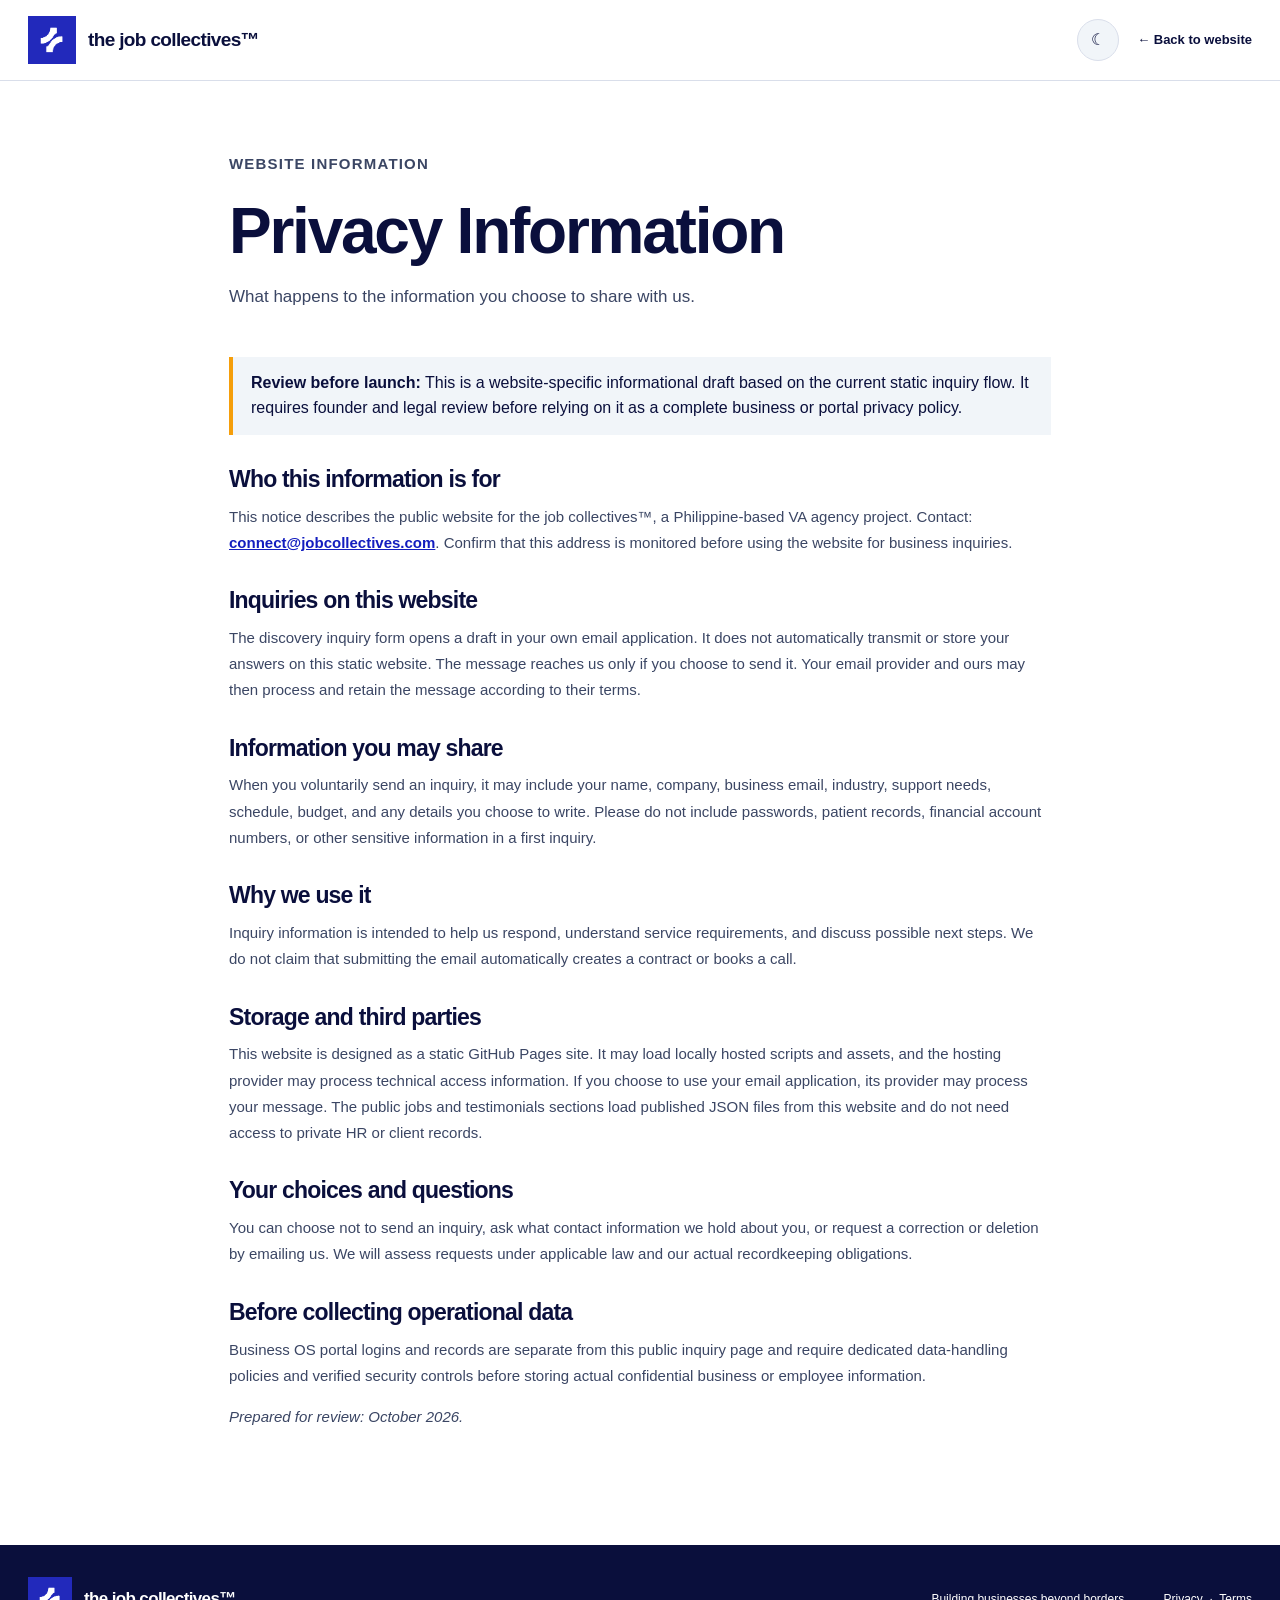
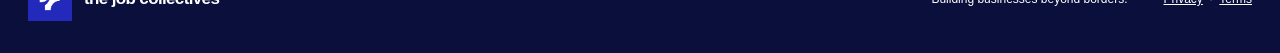
<file: privacy.html>
<!doctype html><html lang="en"><head><meta charset="utf-8"><meta name="viewport" content="width=device-width, initial-scale=1"><meta name="description" content="Privacy Information for the job collectives™"><meta name="theme-color" content="#F1F5F9"><title>Privacy Information — the job collectives™</title><link rel="icon" type="image/png" href="assets/TJC Logo.png"><script>(function(){try{document.documentElement.dataset.theme=localStorage.getItem('tjc-theme')==='dark'?'dark':'light'}catch(e){document.documentElement.dataset.theme='light'}})();</script><link rel="stylesheet" href="css/site.css"><link rel="stylesheet" href="css/tjc-theme-animation-fix.css"><link rel="stylesheet" href="css/v9-trust-conversion.css"><script src="js/v9-legal-theme.js" defer></script></head><body><a class="skip-link" href="#policy">Skip to content</a><header class="site-header"><div class="header-inner"><a class="brand" href="index.html"><img src="assets/TJC Logo.png" width="48" height="48" alt=""><span>the job collectives™</span></a><div></div><div class="nav-actions"><button class="theme-button" type="button" aria-label="Switch theme">☾</button><a class="login-link" href="index.html">← Back to website</a></div></div></header><main id="policy" class="tjc-policy"><p class="section-label">Website information</p><h1>Privacy Information</h1><p class="tjc-policy-lead">What happens to the information you choose to share with us.</p><div class="tjc-review-note"><strong>Review before launch:</strong> This is a website-specific informational draft based on the current static inquiry flow. It requires founder and legal review before relying on it as a complete business or portal privacy policy.</div>
      <h2>Who this information is for</h2><p>This notice describes the public website for the job collectives™, a Philippine-based VA agency project. Contact: <a href="mailto:connect@jobcollectives.com">connect@jobcollectives.com</a>. Confirm that this address is monitored before using the website for business inquiries.</p>
      <h2>Inquiries on this website</h2><p>The discovery inquiry form opens a draft in your own email application. It does not automatically transmit or store your answers on this static website. The message reaches us only if you choose to send it. Your email provider and ours may then process and retain the message according to their terms.</p>
      <h2>Information you may share</h2><p>When you voluntarily send an inquiry, it may include your name, company, business email, industry, support needs, schedule, budget, and any details you choose to write. Please do not include passwords, patient records, financial account numbers, or other sensitive information in a first inquiry.</p>
      <h2>Why we use it</h2><p>Inquiry information is intended to help us respond, understand service requirements, and discuss possible next steps. We do not claim that submitting the email automatically creates a contract or books a call.</p>
      <h2>Storage and third parties</h2><p>This website is designed as a static GitHub Pages site. It may load locally hosted scripts and assets, and the hosting provider may process technical access information. If you choose to use your email application, its provider may process your message. The public jobs and testimonials sections load published JSON files from this website and do not need access to private HR or client records.</p>
      <h2>Your choices and questions</h2><p>You can choose not to send an inquiry, ask what contact information we hold about you, or request a correction or deletion by emailing us. We will assess requests under applicable law and our actual recordkeeping obligations.</p>
      <h2>Before collecting operational data</h2><p>Business OS portal logins and records are separate from this public inquiry page and require dedicated data-handling policies and verified security controls before storing actual confidential business or employee information.</p><p><em>Prepared for review: October 2026.</em></p></main><footer class="site-footer"><div class="footer-inner"><a href="index.html" class="brand"><img src="assets/TJC Logo.png" width="44" height="44" alt=""><span>the job collectives™</span></a><p>Building businesses beyond borders.</p><p><a href="privacy.html">Privacy</a> &nbsp;·&nbsp; <a href="terms.html">Terms</a></p></div></footer></body></html>
</file>
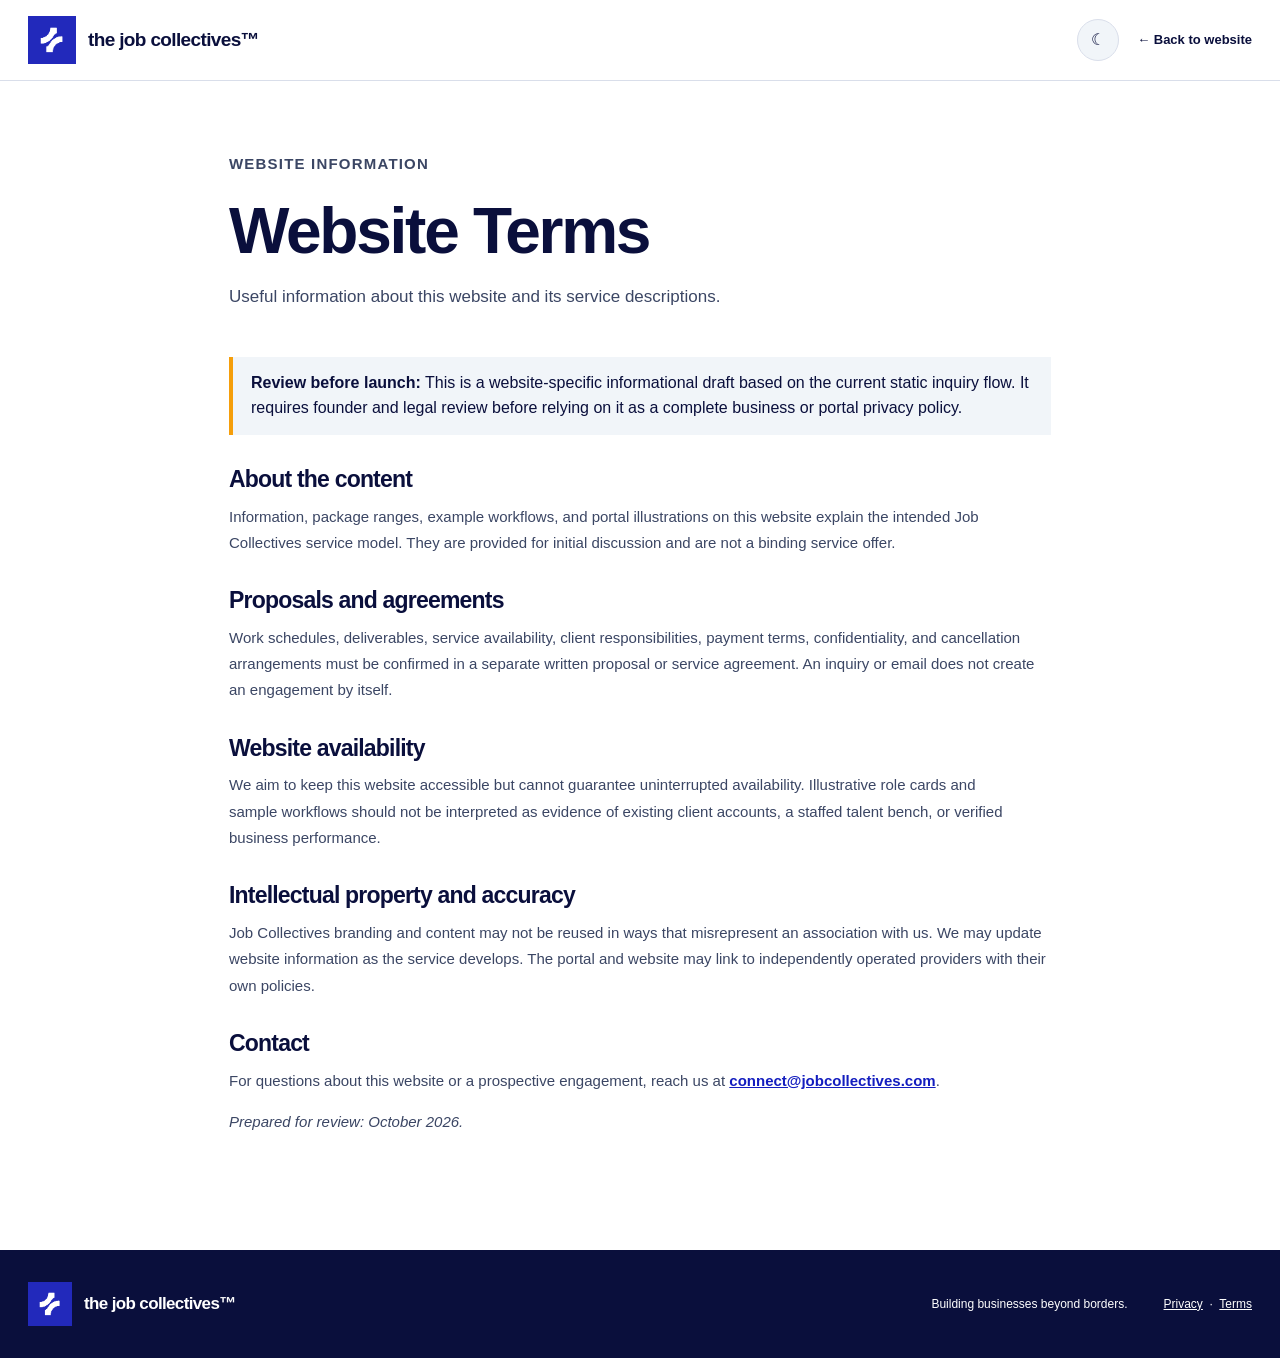
<file: terms.html>
<!doctype html><html lang="en"><head><meta charset="utf-8"><meta name="viewport" content="width=device-width, initial-scale=1"><meta name="description" content="Website Terms for the job collectives™"><meta name="theme-color" content="#F1F5F9"><title>Website Terms — the job collectives™</title><link rel="icon" type="image/png" href="assets/TJC Logo.png"><script>(function(){try{document.documentElement.dataset.theme=localStorage.getItem('tjc-theme')==='dark'?'dark':'light'}catch(e){document.documentElement.dataset.theme='light'}})();</script><link rel="stylesheet" href="css/site.css"><link rel="stylesheet" href="css/tjc-theme-animation-fix.css"><link rel="stylesheet" href="css/v9-trust-conversion.css"><script src="js/v9-legal-theme.js" defer></script></head><body><a class="skip-link" href="#policy">Skip to content</a><header class="site-header"><div class="header-inner"><a class="brand" href="index.html"><img src="assets/TJC Logo.png" width="48" height="48" alt=""><span>the job collectives™</span></a><div></div><div class="nav-actions"><button class="theme-button" type="button" aria-label="Switch theme">☾</button><a class="login-link" href="index.html">← Back to website</a></div></div></header><main id="policy" class="tjc-policy"><p class="section-label">Website information</p><h1>Website Terms</h1><p class="tjc-policy-lead">Useful information about this website and its service descriptions.</p><div class="tjc-review-note"><strong>Review before launch:</strong> This is a website-specific informational draft based on the current static inquiry flow. It requires founder and legal review before relying on it as a complete business or portal privacy policy.</div>
      <h2>About the content</h2><p>Information, package ranges, example workflows, and portal illustrations on this website explain the intended Job Collectives service model. They are provided for initial discussion and are not a binding service offer.</p>
      <h2>Proposals and agreements</h2><p>Work schedules, deliverables, service availability, client responsibilities, payment terms, confidentiality, and cancellation arrangements must be confirmed in a separate written proposal or service agreement. An inquiry or email does not create an engagement by itself.</p>
      <h2>Website availability</h2><p>We aim to keep this website accessible but cannot guarantee uninterrupted availability. Illustrative role cards and sample workflows should not be interpreted as evidence of existing client accounts, a staffed talent bench, or verified business performance.</p>
      <h2>Intellectual property and accuracy</h2><p>Job Collectives branding and content may not be reused in ways that misrepresent an association with us. We may update website information as the service develops. The portal and website may link to independently operated providers with their own policies.</p>
      <h2>Contact</h2><p>For questions about this website or a prospective engagement, reach us at <a href="mailto:connect@jobcollectives.com">connect@jobcollectives.com</a>.</p><p><em>Prepared for review: October 2026.</em></p></main><footer class="site-footer"><div class="footer-inner"><a href="index.html" class="brand"><img src="assets/TJC Logo.png" width="44" height="44" alt=""><span>the job collectives™</span></a><p>Building businesses beyond borders.</p><p><a href="privacy.html">Privacy</a> &nbsp;·&nbsp; <a href="terms.html">Terms</a></p></div></footer></body></html>
</file>
<file: css/site.css>
:root{--ultra:#131DBF;--navy:#0A0F3C;--gold:#F59E0B;--teal:#14D3C4;--peri:#566AE7;--snow:#F1F5F9;--white:#fff;--line:#D9DEEA;--muted:#3B4664;--max:1240px;--ease:cubic-bezier(.23,1,.32,1)}
:root[data-theme=dark]{color-scheme:dark;--snow:#10184A;--white:#0D1448;--line:#33417D;--muted:#B8C4E3}
*{box-sizing:border-box}
html{scroll-behavior:smooth}
body{margin:0;color:var(--navy);background:var(--white);font-family:"Avenir Next","Segoe UI",Arial,sans-serif;font-size:16px;line-height:1.55}
body.menu-open{overflow:hidden}
img{display:block;max-width:100%}
a{color:inherit}
button,input,select,textarea{font:inherit}
h1,h2,h3,p,figure{margin-top:0}
h1,h2,h3{letter-spacing:-.035em;line-height:1.08}
h1,h2,h3{text-wrap:balance}
p{text-wrap:pretty}
.sr-only{position:absolute;width:1px;height:1px;padding:0;margin:-1px;overflow:hidden;clip:rect(0,0,0,0);white-space:nowrap;border:0}
.skip-link{position:fixed;top:8px;left:8px;z-index:100;padding:10px 16px;background:var(--gold);transform:translateY(-150%)}
.skip-link:focus{transform:none}
:focus-visible{outline:3px solid var(--gold);outline-offset:4px}
.section{padding:110px max(28px,calc((100vw - var(--max))/2))}
section[id]{scroll-margin-top:95px}
.section-label{color:var(--ultra);font-size:12px;font-weight:800;letter-spacing:.08em;text-transform:uppercase;margin:0 0 20px}
.section h2{font-size:clamp(38px,4.2vw,62px);margin:0 0 25px}
.section h2 span,.hero h1 span{color:var(--ultra)}
.hero h1 span{box-shadow:inset 0 -.13em #F9D682;box-decoration-break:clone;-webkit-box-decoration-break:clone}
.section p{line-height:1.65}
.button{display:inline-flex;justify-content:center;align-items:center;gap:22px;min-height:52px;padding:11px 22px;border:2px solid transparent;border-radius:6px;text-decoration:none;font-size:14px;font-weight:800;line-height:1.25;transition:transform 160ms var(--ease),background-color 180ms ease,color 180ms ease;cursor:pointer;text-align:center}
.button span{font-size:19px;line-height:1}
.button span{transition:transform 180ms var(--ease)}
.button:active{transform:scale(.97)}
.button-primary{background:var(--ultra);color:var(--white)}
.button-primary:hover{background:var(--navy)}
.button-secondary{background:var(--white);border-color:var(--ultra);color:var(--ultra)}
.button-secondary:hover{background:var(--snow)}
.text-link,.inline-cta{display:inline-flex;align-items:center;gap:14px;font-weight:800;text-decoration:none;border-bottom:2px solid var(--ultra);padding-bottom:4px}
.text-link span,.inline-cta span{font-size:20px;line-height:1}
.text-link:hover,.inline-cta:hover{color:var(--ultra)}
.site-header{position:sticky;top:0;z-index:40;background:rgba(255,255,255,.98);border-bottom:1px solid var(--line);backdrop-filter:blur(8px)}
.header-inner{max-width:1330px;margin:auto;min-height:80px;padding:10px 28px;display:grid;grid-template-columns:auto 1fr auto;align-items:center;gap:24px}
.brand{display:inline-flex;align-items:center;gap:12px;text-decoration:none;white-space:nowrap;font-weight:850;letter-spacing:-.04em}
.brand img{width:48px;height:48px;object-fit:contain;flex:0 0 auto}
.brand span{font-size:19px}
.site-nav{display:flex;justify-content:center;align-items:center;gap:27px}
.site-nav a{font-size:13px;font-weight:750;text-decoration:none;white-space:nowrap}
.site-nav a:hover{color:var(--ultra)}
.nav-actions{display:flex;align-items:center;gap:18px}
.theme-button{display:grid;place-items:center;width:42px;height:42px;flex:0 0 auto;border:1px solid var(--line);border-radius:50%;background:var(--snow);color:var(--navy);cursor:pointer;transition:transform 160ms var(--ease),background-color 180ms ease,color 180ms ease,border-color 180ms ease}
.theme-button span{display:grid;place-items:center}
.theme-button svg{width:21px;height:21px;fill:none;stroke:currentColor;stroke-width:1.9;stroke-linecap:round;stroke-linejoin:round}
.theme-button:active{transform:scale(.91)}
.login-link{font-size:13px;font-weight:800;text-decoration:none;white-space:nowrap}
.login-link:hover{color:var(--ultra)}
.header-cta{min-height:44px;padding:8px 15px;gap:8px;font-size:12px}
.header-cta span{font-size:16px}
.menu-button{display:none}
.hero{position:relative;overflow:hidden;background:var(--snow)}
.hero::after{content:"";position:absolute;width:490px;height:490px;right:-300px;top:-280px;border:1px solid #566AE766;border-radius:50%;pointer-events:none;animation:orbit 18s ease-in-out infinite}
.hero-inner{position:relative;z-index:1;max-width:1300px;margin:auto;padding:45px 28px 45px;display:grid;grid-template-columns:1.08fr .92fr;align-items:center;gap:66px}
.hero-copy{max-width:610px}
.hero-kicker{font-size:13px;font-weight:800;color:var(--ultra);letter-spacing:.035em;margin-bottom:25px}
.hero h1{font-size:clamp(55px,5vw,78px);letter-spacing:-.04em;line-height:1.04;margin:0 0 30px}
.hero-lead{font-size:20px;font-weight:700;line-height:1.45;max-width:560px;margin-bottom:16px}
.hero-detail{font-size:16px;color:var(--muted);line-height:1.65;max-width:555px;margin-bottom:28px}
.hero-actions{display:flex;align-items:center;gap:27px;flex-wrap:wrap}
.cta-context{font-size:12px;color:var(--muted);margin:12px 0 0}
.hero-photo{position:relative;margin:0;height:560px;min-height:0}
.hero-photo img{width:100%;height:100%;object-fit:cover;object-position:center;border-radius:4px}
.hero-photo figcaption{position:absolute;right:0;bottom:0;left:0;color:white;background:linear-gradient(transparent,#0A0F3CCC);font-size:12px;padding:38px 18px 14px}
.photo-corner{position:absolute;width:115px;height:115px;right:-17px;top:-17px;border-top:12px solid var(--gold);border-right:12px solid var(--gold);pointer-events:none}
.photo-corner{transition:transform 350ms var(--ease)}
.hero-bottom{max-width:1240px;padding:0 28px 30px;margin:auto;display:flex;align-items:center;gap:28px;color:var(--navy)}
.hero-bottom p{font-size:12px;font-weight:800;letter-spacing:.06em;text-transform:uppercase;margin:0;white-space:nowrap}
.orbit-line{height:1px;flex:1;background:var(--line)}
.intro{display:grid;grid-template-columns:.9fr 1.1fr;gap:35px 90px}
.intro-head p:last-child{max-width:450px;font-size:17px;color:var(--muted)}
.service-list{border-top:1px solid var(--navy)}
.service-item{display:grid;grid-template-columns:48px 1fr;gap:15px;padding:24px 0;border-bottom:1px solid var(--line)}
.service-number{font-size:12px;font-weight:850;color:var(--ultra);padding-top:7px}
.service-item h3{font-size:20px;margin:0 0 5px}
.service-item p{font-size:14px;color:var(--muted);margin:0;max-width:430px}
.service-item{transition:background-color 220ms ease,padding-left 220ms var(--ease)}
.fit-note{grid-column:1/-1;border-top:1px solid var(--line);padding-top:20px;font-size:13px;color:var(--muted);margin:18px 0 0}
.process{background:var(--ultra);color:var(--white)}
.process-heading{display:grid;grid-template-columns:1.15fr .85fr;gap:0 50px;align-items:end}
.process-heading .section-label{grid-column:1/-1;color:#F7C46B}
.process-heading h2{margin-bottom:0}
.process-heading>p:last-child{font-size:17px;color:#E8EBFF;max-width:340px;margin:0 0 7px}
.phase-list{list-style:none;margin:56px 0 36px;padding:0;display:grid;grid-template-columns:repeat(3,1fr);border-top:1px solid #FFFFFF66;border-bottom:1px solid #FFFFFF66}
.phase{display:grid;grid-template-columns:48px 1fr;gap:10px;min-height:225px;padding:26px 24px 25px 0}
.phase{transition:background-color 200ms ease}
.phase+.phase{border-left:1px solid #FFFFFF66;padding-left:25px}
.phase-number{color:#F7C46B;font-size:13px;font-weight:850}
.phase h3{font-size:25px;margin:0 0 14px}
.phase p{font-size:14px;color:#E8EBFF;margin:0 0 22px;line-height:1.6}
.phase small{color:#F7C46B;font-weight:800}
.inline-cta{color:var(--white);border-color:#F7C46B}
.inline-cta:hover{color:#F7C46B}
.visibility{display:grid;grid-template-columns:.8fr 1.2fr;align-items:center;gap:80px;background:#FAFBFE}
.visibility-copy p:not(.section-label){font-size:17px;color:var(--muted);max-width:420px}
.visibility-copy .demo-disclosure{font-size:12px!important;max-width:410px;margin-top:28px}
.visibility-copy .sample-prompt{display:inline-block;color:var(--navy)!important;font-size:14px!important;font-weight:800;margin:10px 0 0;padding:8px 13px;background:#FBE3AA;transform:rotate(-2deg)}
.workspace-sample{background:var(--white);border:1px solid var(--line);border-radius:9px;overflow:hidden}
.sample-header{display:flex;align-items:center;gap:12px;padding:17px 20px;border-bottom:1px solid var(--line)}
.sample-header img{width:28px;height:28px}
.sample-header strong{font-size:14px}
.sample-header span{margin-left:auto;font-size:11px;color:var(--muted)}
.sample-tabs{display:flex;gap:8px;padding:18px 20px 0;flex-wrap:wrap}
.sample-tab{border:1px solid #B7C0D5;border-radius:999px;background:var(--white);color:var(--navy);padding:7px 15px;font-size:12px;font-weight:800;cursor:pointer;transition:transform 170ms var(--ease),background-color 170ms ease,border-color 170ms ease}
.sample-tab.is-active{background:var(--gold);border-color:var(--gold)}
.sample-tab:active{transform:scale(.94)}
.sample-body{padding:28px}
.sample-body small{color:var(--ultra);font-size:11px;font-weight:850;letter-spacing:.08em}
.sample-body h3{font-size:24px;margin:7px 0}
.sample-body p{font-size:13px;color:var(--muted);margin-bottom:27px}
.sample-body ul{list-style:none;margin:0;padding:0;border-top:1px solid var(--line)}
.sample-body li{display:grid;grid-template-columns:10px 1fr auto;align-items:center;gap:13px;padding:15px 0;border-bottom:1px solid var(--line);font-size:13px;font-weight:700}
.sample-body li span:last-child{font-size:11px;color:var(--muted);font-weight:600}
.status-dot{width:8px;height:8px;background:var(--teal);border-radius:50%}
.talent{display:grid;grid-template-columns:1fr 1fr;align-items:center;gap:90px}
.talent-photo{margin:0}
.talent-photo img{width:100%;aspect-ratio:4/3;object-fit:cover;border-radius:4px}
.talent-photo figcaption{font-size:11px;color:var(--muted);margin-top:10px}
.talent-copy p:not(.section-label){font-size:17px;color:var(--muted);max-width:550px}
.talent-copy .text-link{margin-top:15px}
.pricing{background:var(--snow)}
.pricing-heading{display:flex;justify-content:space-between;align-items:end;gap:50px}
.pricing-heading h2{margin:0}
.pricing-heading>p{font-size:16px;color:var(--muted);max-width:390px;margin:0 0 5px}
.pricing-grid{display:grid;grid-template-columns:repeat(3,minmax(0,1fr));gap:18px;margin-top:45px}
.price-card{display:flex;flex-direction:column;border:1px solid #B7C0D5;border-radius:8px;background:var(--white);padding:28px}
.price-card.featured{border:2px solid var(--ultra);padding:27px}
.plan-type{font-size:12px;color:var(--muted);margin:0 0 9px}
.price-card h3{font-size:26px;margin:0 0 18px}
.price{font-size:27px;font-weight:850;letter-spacing:-.04em;line-height:1.2;margin:0}
.price span{font-size:13px;font-weight:500;letter-spacing:0}
.plan-capacity{font-size:13px;margin:8px 0 24px}
.price-card ul{list-style:none;border-top:1px solid var(--line);padding:20px 0 0;margin:0 0 30px;flex:1}
.price-card li{font-size:13px;padding:5px 0}
.price-card li::before{content:"";display:inline-block;width:6px;height:6px;background:var(--ultra);border-radius:50%;vertical-align:2px;margin-right:11px}
.price-card .button{width:100%;font-size:12px;gap:8px}
.pricing-note{font-size:12px;color:var(--muted);margin:20px 0 0}
.inquiry{display:grid;grid-template-columns:.78fr 1.22fr;align-items:start;gap:75px}
.inquiry-copy{position:sticky;top:120px}
.inquiry-copy>p:not(.section-label){font-size:17px;color:var(--muted);max-width:420px}
.conversation-note{margin:38px 0 25px;padding-top:23px;border-top:1px solid var(--line)}
.conversation-note strong{font-size:14px}
.conversation-note p{font-size:14px;color:var(--muted);margin:8px 0}
.direct-contact{font-size:14px!important}
.direct-contact a{color:var(--ultra);overflow-wrap:anywhere}
.inquiry form{display:grid;grid-template-columns:1fr 1fr;gap:19px 18px;background:var(--white);border:1px solid var(--line);border-radius:10px;padding:34px}
.form-heading,.required-note,.field.wide,.submit-button,.form-note,.form-status,.email-fallback{grid-column:1/-1}
.form-heading{font-size:24px;font-weight:800;margin:0}
.required-note{font-size:12px;color:var(--muted);margin:-8px 0 4px}
.field{display:grid;gap:7px}
.field label{font-size:13px;font-weight:750}
.field label span{font-weight:400}
.field input,.field select,.field textarea{width:100%;min-width:0;min-height:48px;border:1px solid #AAB6CA;border-radius:5px;padding:11px 13px;background:white;color:var(--navy);font-size:14px}
.field textarea{resize:vertical}
.field input:hover,.field select:hover,.field textarea:hover{border-color:var(--ultra)}
.field input::placeholder,.field textarea::placeholder{color:#536078;opacity:1}
.submit-button{width:100%;min-height:54px}
.form-note{font-size:12px;color:var(--muted);margin:0}
.form-status{font-size:14px;margin:0}
.form-status.error{color:#A92B20}
.form-status.success{color:#126359}
.email-fallback[hidden]{display:none}
.site-footer{background:var(--navy);color:white}
.footer-inner{max-width:1300px;margin:auto;display:flex;align-items:center;gap:36px;padding:32px 28px}
.site-footer .brand img{width:44px;height:44px}
.site-footer .brand span{font-size:17px}
.site-footer p{font-size:12px;margin:0}
.site-footer p:nth-of-type(1){margin-left:auto}
.mobile-booking{display:none}
.motion-paused *,.motion-paused *::before,.motion-paused *::after{animation-play-state:paused!important}
@keyframes orbit{0%,100%{transform:translate(0,0)}50%{transform:translate(-25px,20px)}}
::view-transition-old(root){animation:none;mix-blend-mode:normal}
::view-transition-new(root){animation:theme-wipe 1000ms cubic-bezier(.22,.61,.36,1) both;mix-blend-mode:normal}
@keyframes theme-wipe{from{clip-path:circle(0 at var(--theme-x,95%) var(--theme-y,4%))}to{clip-path:circle(150vmax at var(--theme-x,95%) var(--theme-y,4%))}}
:root[data-theme=dark] body{color:#F7F8FF;background:#070B2D}
:root[data-theme=dark] .site-header{background:rgba(7,11,45,.96)}
:root[data-theme=dark] .theme-button{background:#F7F8FF;color:var(--navy);border-color:#F7F8FF}
:root[data-theme=dark] .hero{background:var(--snow)}
:root[data-theme=dark] .hero::after{border-color:#8A99F066}
:root[data-theme=dark] .section-label,:root[data-theme=dark] .hero-kicker,:root[data-theme=dark] .service-number,:root[data-theme=dark] .sample-body small{color:#AAB5FF}
:root[data-theme=dark] .hero h1 span,:root[data-theme=dark] .section h2 span{color:#AAB5FF}
:root[data-theme=dark] .hero h1 span{box-shadow:inset 0 -.13em #F59E0B66}
:root[data-theme=dark] .button-primary{color:#fff;background:#3447F1}
:root[data-theme=dark] .button-primary:hover{background:#566AE7}
:root[data-theme=dark] .button-secondary{background:var(--white);border-color:#8795FF;color:#DDE2FF}
:root[data-theme=dark] .text-link,:root[data-theme=dark] .inline-cta{border-color:#F59E0B}
:root[data-theme=dark] .process{color:#fff;background:#131DBF}
:root[data-theme=dark] .process .inline-cta{color:#fff}
:root[data-theme=dark] .visibility{background:#090F38}
:root[data-theme=dark] .workspace-sample,:root[data-theme=dark] .price-card,:root[data-theme=dark] .inquiry form{background:var(--white)}
:root[data-theme=dark] .sample-tab{background:#111A52;color:#F7F8FF;border-color:#52609A}
:root[data-theme=dark] .sample-tab.is-active{background:var(--gold);border-color:var(--gold);color:var(--navy)}
:root[data-theme=dark] .pricing{background:var(--snow)}
:root[data-theme=dark] .field input,:root[data-theme=dark] .field select,:root[data-theme=dark] .field textarea{background:#111A52;color:#F7F8FF;border-color:#6472A6}
:root[data-theme=dark] .field input::placeholder,:root[data-theme=dark] .field textarea::placeholder{color:#C5CEE9}
:root[data-theme=dark] .price-card{border-color:#52609A}
:root[data-theme=dark] .price-card li::before{background:#8795FF}
:root[data-theme=dark] .direct-contact a{color:#AAB5FF}
:root[data-theme=dark] .site-footer{background:#050824}
:root[data-theme=dark] .orbit-line{background:#45538E}
:root[data-theme=dark] .login-link:hover,:root[data-theme=dark] .site-nav a:hover{color:#AAB5FF}
@media(max-width:1120px){.header-inner{gap:15px}.brand span{font-size:16px}.site-nav{gap:16px}.site-nav a{font-size:12px}.header-cta{display:none}.hero-inner{gap:38px}.intro{gap:45px}.visibility{gap:45px}.talent{gap:45px}}
@media(max-width:820px){.section{padding:80px 28px}.header-inner{grid-template-columns:auto 1fr auto;min-height:70px}.menu-button{display:grid;justify-self:end;place-items:center;order:2;min-width:44px;min-height:44px;border:0;background:transparent;cursor:pointer}.menu-bars,.menu-bars::before,.menu-bars::after{display:block;width:23px;height:2px;background:var(--navy);position:relative;content:""}.menu-bars::before{position:absolute;top:-7px}.menu-bars::after{position:absolute;top:7px}.site-nav{position:fixed;top:70px;left:0;right:0;height:calc(100dvh - 70px);padding:45px 28px;display:none;flex-direction:column;align-items:flex-start;justify-content:flex-start;gap:27px;background:white;border-top:1px solid var(--line);z-index:50}.site-nav.is-open{display:flex}.site-nav a{font-size:23px}.nav-actions{order:3}.login-link{border:1px solid var(--ultra);border-radius:5px;padding:10px 13px;color:var(--ultra)}.hero-inner{grid-template-columns:1fr;gap:40px;padding-top:65px}.hero-copy{max-width:680px}.hero-photo{height:420px;min-height:0}.intro,.visibility,.talent,.inquiry{grid-template-columns:1fr}.intro{gap:30px}.intro-head p:last-child{max-width:640px}.service-list{max-width:none}.process-heading{grid-template-columns:1fr}.process-heading>p:last-child{margin-top:15px}.phase-list{gap:0}.phase{grid-template-columns:1fr;padding-right:15px}.phase+.phase{padding-left:15px}.visibility-copy p:not(.section-label){max-width:660px}.talent-photo{max-width:670px}.pricing-heading{display:block}.pricing-heading>p{margin-top:20px;max-width:620px}.pricing-grid{gap:12px}.price-card{padding:19px}.price-card.featured{padding:18px}.price{font-size:22px}.price-card .button{min-height:60px}.inquiry-copy{position:static}.inquiry{gap:35px}.inquiry-copy>p:not(.section-label){max-width:660px}}
@media(max-width:600px){.section{padding:65px 22px}.section h2{font-size:clamp(37px,10vw,48px)}.header-inner{padding:8px 16px;min-height:66px;gap:8px}.brand{gap:8px}.brand img{width:36px;height:36px}.brand span{font-size:14px}.menu-button{order:2}.nav-actions{order:3}.login-link{padding:9px;font-size:12px}.site-nav{top:66px;height:calc(100dvh - 66px)}.hero-inner{padding:55px 22px 48px;gap:35px}.hero-kicker{font-size:12px;margin-bottom:20px}.hero h1{font-size:clamp(48px,12vw,61px)}.hero-lead{font-size:17px}.hero-detail{font-size:15px}.hero-actions{display:grid;gap:20px}.hero-actions .button{width:100%}.hero-actions .text-link{justify-self:start}.hero-photo{height:310px}.hero-photo figcaption{font-size:10px}.hero-bottom{padding:0 22px 25px}.hero-bottom p{font-size:10px;white-space:normal}.service-item{grid-template-columns:35px 1fr;padding:20px 0}.service-item h3{font-size:19px}.fit-note{margin-top:4px}.phase-list{display:block;margin-top:35px}.phase{grid-template-columns:42px 1fr;min-height:0;padding:22px 0}.phase+.phase{border-left:0;border-top:1px solid #FFFFFF66;padding:22px 0}.phase h3{font-size:22px}.phase p{margin-bottom:8px}.visibility{gap:30px}.sample-body{padding:18px}.sample-body li{grid-template-columns:10px 1fr;gap:8px}.sample-body li span:last-child{grid-column:2}.talent{gap:32px}.talent-photo img{aspect-ratio:4/3}.pricing-grid{grid-template-columns:1fr;gap:14px}.price-card,.price-card.featured{padding:24px}.price-card .button{min-height:52px}.inquiry form{grid-template-columns:1fr;padding:22px 18px;gap:17px}.field{grid-column:1}.form-heading{font-size:22px}.footer-inner{display:grid;gap:15px;padding:32px 22px 95px}.site-footer p:nth-of-type(1){margin-left:0}.mobile-booking{display:flex;position:fixed;z-index:35;left:14px;right:14px;bottom:12px;min-height:51px;box-shadow:0 4px 12px #0A0F3C30}.mobile-booking.is-hidden{display:none}.inquiry{padding-bottom:85px}}
:root[data-theme=dark] .menu-bars,:root[data-theme=dark] .menu-bars::before,:root[data-theme=dark] .menu-bars::after{background:#F7F8FF}
@media(max-width:820px){:root[data-theme=dark] .site-nav{background:#070B2D}:root[data-theme=dark] .login-link{color:#C9D0FF;border-color:#8795FF}}
@media(max-width:600px){.theme-button{width:38px;height:38px}.theme-button svg{width:19px;height:19px}.nav-actions{gap:7px}}
@media(hover:hover) and (pointer:fine){.button:hover{transform:translateY(-2px)}.button:hover span{transform:translate(3px,-3px)}.theme-button:hover{transform:rotate(8deg) scale(1.06);border-color:var(--gold)}.service-item:hover{background:#F1F5F9;padding-left:10px}:root[data-theme=dark] .service-item:hover{background:#141D55}.sample-tab:hover{transform:translateY(-2px);border-color:var(--ultra)}.phase:hover{background:#FFFFFF0D}.phase:hover h3{color:#F7C46B}.phase h3{transition:color 180ms ease}.hero-photo:hover .photo-corner{transform:translate(5px,-5px)}.text-link:hover span,.inline-cta:hover span{transform:translate(3px,-3px)}.text-link span,.inline-cta span{transition:transform 180ms var(--ease)}}
@media(prefers-reduced-motion:reduce){html{scroll-behavior:auto}*,*::before,*::after{animation:none!important;transition:none!important}}


/* Hero role explorer — scoped so the established site below remains unchanged. */
.hero-role-builder{position:relative;overflow:hidden;background:var(--snow);border-bottom:1px solid var(--line)}
.hero-role-builder::after{display:none}
.hero-role-builder .hero-inner{position:relative;z-index:1;max-width:1460px;padding:58px 28px 52px;grid-template-columns:minmax(380px,.78fr) minmax(680px,1.22fr);gap:58px}
.hero-role-builder .hero-copy{align-self:center;max-width:560px}
.hero-role-builder .hero-kicker{text-transform:uppercase;letter-spacing:.09em}
.hero-role-builder h1{font-size:clamp(54px,4.4vw,72px);line-height:.98}
.hero-role-builder .hero-lead{font-size:19px}
.hero-role-builder .hero-detail{max-width:520px}
.hero-role-builder .button-primary{border:2px solid var(--navy);box-shadow:5px 5px 0 var(--gold)}
.hero-role-builder .button-primary:active{transform:translate(4px,4px);box-shadow:1px 1px 0 var(--gold)}
.hero-stamp{display:inline-block;margin:34px 0 0;padding:13px 17px;background:var(--ultra);border:2px solid var(--navy);box-shadow:7px 7px 0 var(--navy);color:white;font-size:17px!important;font-weight:900;line-height:1.05!important;letter-spacing:-.02em;text-transform:uppercase;transform:rotate(-3deg)}
.role-explorer{position:relative;min-width:0;min-height:665px;padding:28px 30px 26px;background:#F8FBFF;border:3px solid var(--navy);border-radius:28px;box-shadow:10px 11px 0 var(--navy);color:var(--navy)}
.explorer-heading{max-width:440px}
.explorer-heading>p{display:flex;align-items:center;gap:12px;margin:0 0 8px;font-size:12px;font-weight:900;letter-spacing:.09em;text-transform:uppercase}
.explorer-heading>p span{display:inline-block;width:45px;height:9px;background:var(--gold)}
.explorer-heading h2{font-size:clamp(30px,3vw,46px);line-height:1.02;margin:0 0 7px;letter-spacing:-.045em}
.explorer-heading small{font-size:14px;color:var(--muted)}
.role-orbit{position:relative;height:490px;margin-top:12px}
.role-choice{position:absolute;z-index:2;display:grid;grid-template-columns:54px 1fr 14px;align-items:center;gap:12px;width:218px;min-height:88px;padding:11px 12px;border:3px solid var(--navy);border-radius:15px;background:white;color:var(--navy);box-shadow:7px 8px 0 var(--navy);text-align:left;cursor:pointer;transition:transform 170ms var(--ease),box-shadow 170ms var(--ease),background-color 170ms ease}
.role-choice>span:nth-child(2){min-width:0}
.role-choice strong{display:block;font-size:14px;line-height:1.1;text-transform:uppercase;letter-spacing:-.02em}
.role-choice small{display:block;margin-top:4px;font-size:11px;line-height:1.25;font-weight:550}
.role-choice>b{font-size:28px;font-weight:500;line-height:1}
.role-choice.is-active{background:#FFF2C9;box-shadow:4px 5px 0 var(--navy);transform:translate(3px,3px)}
.role-choice:active{transform:translate(6px,7px);box-shadow:1px 1px 0 var(--navy)}
.role-symbol{display:grid;place-items:center;width:54px;height:54px;border:2px solid var(--navy);border-radius:11px;background:var(--ultra);color:white}
.role-symbol.teal{background:var(--teal);color:var(--navy)}
.role-symbol.peri{background:#9C8CFF;color:var(--navy)}
.role-symbol.yellow{background:var(--gold);color:var(--navy)}
.role-symbol svg{width:34px;height:34px;fill:none;stroke:currentColor;stroke-width:2.6;stroke-linecap:round;stroke-linejoin:round}
.role-choice-operations{left:0;top:34px;transform:rotate(-1.6deg)}
.role-choice-sales{right:0;top:24px;transform:rotate(1.7deg)}
.role-choice-support{left:3px;top:160px;transform:rotate(1.2deg)}
.role-choice-creative{right:1px;top:153px;transform:rotate(-1.3deg)}
.role-choice-admin{left:38px;bottom:19px;transform:rotate(-1deg)}
.role-choice-marketing{right:37px;bottom:16px;transform:rotate(1.1deg)}
.selected-role{position:absolute;z-index:3;left:50%;top:78px;width:300px;min-height:302px;padding:24px 25px 22px;background:var(--gold);border:3px solid var(--navy);border-radius:17px;box-shadow:9px 10px 0 var(--navy);transform:translateX(-50%) rotate(-.7deg)}
.selected-role>p:first-child{margin:0 0 8px;font-size:11px;font-weight:900;letter-spacing:.08em;text-transform:uppercase}
.selected-role h3{font-size:37px;line-height:1;margin:0 0 9px;text-transform:uppercase}
.selected-role>p:nth-of-type(2){font-size:13px;line-height:1.38;margin:0 0 13px}
.selected-skills{display:flex;flex-wrap:wrap;gap:7px;margin-bottom:18px}
.selected-skills span{padding:6px 9px;border:2px solid var(--navy);border-radius:6px;background:white;font-size:10px;font-weight:900;text-transform:uppercase;box-shadow:2px 2px 0 var(--navy)}
.selected-role-cta{display:flex;justify-content:space-between;align-items:center;min-height:42px;padding:8px 13px;border:2px solid var(--navy);border-radius:6px;background:var(--ultra);box-shadow:3px 3px 0 var(--navy);color:white;font-size:12px;font-weight:900;text-decoration:none}
.selected-role-cta:active{transform:translate(2px,2px);box-shadow:1px 1px 0 var(--navy)}
.global-sticker{position:absolute;right:5px;top:-93px;margin:0;padding:12px 18px;background:var(--gold);border:3px solid var(--navy);border-radius:12px;box-shadow:7px 8px 0 var(--navy);font-size:13px;font-weight:900;line-height:1.1;text-transform:uppercase;transform:rotate(4deg)}
.hero-role-builder .hero-bottom{position:relative;z-index:1}
:root[data-theme=dark] .role-explorer{background:#10184A;border-color:#E2E7FF;box-shadow:10px 11px 0 #050824;color:#F7F8FF}
:root[data-theme=dark] .explorer-heading small{color:#C5CEE9}
:root[data-theme=dark] .role-choice{border-color:#050824;box-shadow:7px 8px 0 #050824}
:root[data-theme=dark] .selected-role,:root[data-theme=dark] .global-sticker{color:var(--navy)}
@media(max-width:1180px){
  .hero-role-builder .hero-inner{grid-template-columns:1fr;padding-top:62px}
  .hero-role-builder .hero-copy{max-width:800px}
  .hero-role-builder .hero-detail{max-width:680px}
  .role-explorer{width:100%;min-height:665px}
}
@media(max-width:820px){
  .hero-role-builder .hero-inner{padding-top:55px}
  .role-explorer{padding:25px 24px}
  .hero-stamp{margin-top:28px}
}
@media(max-width:720px){
  .role-explorer{min-height:0;padding:22px 18px 20px;border-radius:20px;box-shadow:7px 8px 0 var(--navy)}
  .explorer-heading{padding-right:0}
  .explorer-heading h2{font-size:34px}
  .role-orbit{display:grid;grid-template-columns:1fr 1fr;gap:13px;height:auto;margin-top:25px}
  .selected-role,.role-choice,.global-sticker{position:static;transform:none;width:auto}
  .selected-role{grid-column:1/-1;grid-row:1;min-height:0}
  .role-choice{min-height:82px;grid-template-columns:46px 1fr 12px}
  .role-symbol{width:46px;height:46px}
  .role-symbol svg{width:29px;height:29px}
  .global-sticker{display:none}
}
@media(max-width:520px){
  .hero-role-builder .hero-inner{padding-inline:18px}
  .hero-role-builder h1{font-size:clamp(47px,14vw,62px)}
  .role-orbit{grid-template-columns:1fr}
  .selected-role{grid-column:1}
  .role-choice{width:100%}
}
@media(hover:hover) and (pointer:fine){
  .role-choice:hover{transform:translateY(-3px) rotate(0);box-shadow:9px 11px 0 var(--navy)}
  .role-choice.is-active:hover{transform:translate(3px,1px);box-shadow:5px 7px 0 var(--navy)}
  .selected-role-cta:hover span{transform:translateX(4px)}
  .selected-role-cta span{transition:transform 170ms var(--ease)}
}

/* Branded collaboration bridge replaces the disconnected stock-photo block. */
.talent-bridge{position:relative;min-height:500px;overflow:hidden;contain:paint;border:3px solid var(--navy);border-radius:26px;background:#F8FBFF;box-shadow:10px 11px 0 var(--navy);color:var(--navy)}
.talent-bridge::before,.talent-bridge::after{content:"";position:absolute;width:150px;height:150px;border:34px solid #DDE5F4;border-radius:50%;opacity:.72}
.talent-bridge::before{left:-72px;bottom:-62px;animation:bridge-orbit-one 9s ease-in-out infinite}
.talent-bridge::after{right:-65px;top:-70px;animation:bridge-orbit-two 11s ease-in-out infinite}
.bridge-card{position:absolute;z-index:2;width:190px;padding:18px;border:3px solid var(--navy);border-radius:14px;background:white;box-shadow:7px 8px 0 var(--navy)}
.bridge-card small{display:block;margin-bottom:4px;font-size:10px;font-weight:900;letter-spacing:.08em;text-transform:uppercase;color:var(--ultra)}
.bridge-card strong{display:block;font-size:24px;line-height:1;letter-spacing:-.04em}
.bridge-card span{display:block;margin-top:9px;font-size:12px;line-height:1.35}
.bridge-ph{left:25px;top:38px;transform:rotate(-2deg)}
.bridge-na{right:25px;top:38px;transform:rotate(2deg)}
.bridge-route{position:absolute;z-index:1;left:165px;right:165px;top:152px;border-top:3px dashed var(--navy)}
.bridge-route i{position:absolute;top:-7px;width:11px;height:11px;border:2px solid var(--navy);border-radius:50%;background:var(--teal);animation:bridge-travel 5.6s linear infinite}
.bridge-route i:nth-child(2){animation-delay:-1.4s;background:var(--gold)}
.bridge-route i:nth-child(3){animation-delay:-2.8s;background:var(--peri)}
.bridge-route i:nth-child(4){animation-delay:-4.2s;background:var(--white)}
.bridge-core{position:absolute;z-index:3;left:50%;top:118px;display:grid;place-items:center;gap:7px;width:135px;min-height:130px;padding:16px;border:3px solid var(--navy);border-radius:50%;background:var(--ultra);box-shadow:6px 7px 0 var(--navy);color:white;text-align:center;transform:translateX(-50%)}
.bridge-core img{width:48px;height:48px;object-fit:contain;background:white;border-radius:8px;padding:5px}
.bridge-core span{font-size:11px;font-weight:900;line-height:1.05;text-transform:uppercase}
.bridge-handoff{position:absolute;z-index:2;left:32px;right:32px;bottom:72px;display:flex;align-items:center;justify-content:center;gap:9px;padding:17px 14px;border:3px solid var(--navy);border-radius:13px;background:var(--gold);box-shadow:7px 8px 0 var(--navy);transform:rotate(-1deg)}
.bridge-handoff span{padding:7px 9px;border:2px solid var(--navy);border-radius:6px;background:white;color:var(--navy);font-size:10px;font-weight:900;text-transform:uppercase;white-space:nowrap}
.bridge-handoff b{font-size:20px}
.talent-bridge>p{position:absolute;z-index:2;left:25px;bottom:15px;margin:0;font-size:10px;font-weight:800;letter-spacing:.05em;text-transform:uppercase}
@keyframes bridge-travel{from{left:0}to{left:100%}}
@keyframes bridge-orbit-one{0%,100%{transform:translate3d(0,0,0) rotate(0)}50%{transform:translate3d(26px,-18px,0) rotate(12deg)}}
@keyframes bridge-orbit-two{0%,100%{transform:translate3d(0,0,0) rotate(0)}50%{transform:translate3d(-22px,25px,0) rotate(-10deg)}}

/* Pricing selection and ambient interaction. */
.pricing{position:relative;overflow:hidden;isolation:isolate}
.pricing-heading,.pricing-grid,.pricing-note,.pricing-selection-status{position:relative;z-index:2}
.price-card{position:relative;transition:transform 220ms var(--ease),box-shadow 220ms var(--ease),border-color 180ms ease,background-color 180ms ease}
.price-card.featured{border:3px solid var(--ultra);padding:26px;transform:translateY(-12px);box-shadow:9px 10px 0 var(--navy);background:#FFF9E9}
.popular-badge{position:absolute;right:20px;top:-18px;margin:0;padding:8px 13px;border:2px solid var(--navy);border-radius:999px;background:var(--gold);box-shadow:3px 4px 0 var(--navy);font-size:10px;font-weight:900;letter-spacing:.07em;text-transform:uppercase}
.price-card.is-selected{border:3px solid var(--gold);padding:26px;background:#FFF5D8;box-shadow:9px 10px 0 var(--navy);transform:translateY(-8px)}
.price-card.featured.is-selected{border-color:var(--teal);transform:translateY(-16px);box-shadow:10px 12px 0 var(--navy)}
.price-card.is-selected::after{content:"Selected";position:absolute;right:18px;bottom:88px;padding:6px 10px;border:2px solid var(--navy);border-radius:5px;background:var(--teal);color:var(--navy);font-size:10px;font-weight:900;letter-spacing:.07em;text-transform:uppercase;transform:rotate(-3deg)}
.pricing-selection-status{min-height:24px;margin:22px 0 0;font-size:13px;font-weight:800;color:var(--ultra)}
:root[data-theme=dark] .talent-bridge{background:#10184A;border-color:#E2E7FF;box-shadow:10px 11px 0 #050824;color:#F7F8FF}
:root[data-theme=dark] .bridge-card{color:var(--navy)}
:root[data-theme=dark] .bridge-route{border-color:#E2E7FF}
:root[data-theme=dark] .price-card.featured,:root[data-theme=dark] .price-card.is-selected{background:#151F5C}
:root[data-theme=dark] .pricing-selection-status{color:#DDE2FF}
@media(max-width:820px){
  .talent-bridge{max-width:670px;min-height:470px}
  .price-card.featured{transform:none}
  .price-card.featured.is-selected,.price-card.is-selected{transform:translateY(-5px)}
}
@media(max-width:1100px) and (min-width:601px){
  .pricing .price{font-size:22px}
  .pricing .price span{font-size:11px}
}
@media(max-width:600px){
  .talent-bridge{min-height:560px;box-shadow:7px 8px 0 var(--navy)}
  .bridge-card{width:165px;padding:14px}
  .bridge-card strong{font-size:20px}
  .bridge-ph{left:15px;top:24px}.bridge-na{right:15px;top:24px}
  .bridge-route{left:120px;right:120px;top:137px}
  .bridge-core{top:110px;width:120px;min-height:120px}
  .bridge-handoff{left:17px;right:17px;bottom:78px;display:grid;grid-template-columns:1fr;gap:7px;text-align:center}
  .bridge-handoff b{transform:rotate(90deg)}
  .bridge-handoff span{white-space:normal}
  .price-card.featured{padding:24px;margin-top:12px}
  .price-card.is-selected,.price-card.featured.is-selected{padding:22px}
  .popular-badge{right:14px;top:-14px}
}
@media(hover:hover) and (pointer:fine){
  .price-card:hover{transform:translateY(-5px);box-shadow:6px 7px 0 #0A0F3C25}
  .price-card.featured:hover{transform:translateY(-16px);box-shadow:11px 13px 0 var(--navy)}
  .bridge-card{transition:transform 220ms var(--ease)}
  .talent-bridge:hover .bridge-ph{transform:translate(-4px,-4px) rotate(-3deg)}
  .talent-bridge:hover .bridge-na{transform:translate(4px,-4px) rotate(3deg)}
}

/* Full-page organic contour field adapted from the referenced MIT release. */
.contour-background{position:fixed;z-index:0;inset:0;width:100vw;height:100vh;pointer-events:none;background:#F1F5F9}
main,.site-footer{position:relative;z-index:1}
.hero-role-builder{background:rgba(241,245,249,.64)}
.intro{background:rgba(255,255,255,.78)}
.process{background:rgba(19,29,191,.88)}
.visibility{background:rgba(250,251,254,.76)}
.talent{background:rgba(255,255,255,.78)}
.pricing{background:rgba(241,245,249,.74)}
.inquiry{background:rgba(255,255,255,.8)}
.talent-bridge{background:rgba(248,251,255,.9)}
.site-footer{position:relative;overflow:hidden}

:root[data-theme=dark] .contour-background{background:#0A0F3C}
:root[data-theme=dark] .hero-role-builder{background:rgba(16,24,74,.68)}
:root[data-theme=dark] .intro{background:rgba(7,11,45,.78)}
:root[data-theme=dark] .process{background:rgba(19,29,191,.88)}
:root[data-theme=dark] .visibility{background:rgba(9,15,56,.8)}
:root[data-theme=dark] .talent{background:rgba(7,11,45,.8)}
:root[data-theme=dark] .pricing{background:rgba(16,24,74,.78)}
:root[data-theme=dark] .inquiry{background:rgba(7,11,45,.82)}
:root[data-theme=dark] .talent-bridge{background:rgba(16,24,74,.92)}

@media(prefers-reduced-motion:reduce){.contour-background{opacity:.72}}
</file>
<file: css/tjc-theme-animation-fix.css>
/* Job Collectives V8.1 — accessibility, readable contrast, motion fallback.
   Keep AFTER css/tjc-careers-stories.css. No previous layout replaced. */
:root{--tjc-readable-ink:#0a0f3c;--tjc-readable-muted:#394765}
:root[data-theme="dark"]{--tjc-readable-ink:#F6F8FF;--tjc-readable-muted:#C4CDEC}

/* Fix the exact hero-bottom contrast issue shown in the screenshot. */
:root[data-theme="dark"] .hero-role-builder,
:root[data-theme="dark"] .hero-bottom,
:root[data-theme="dark"] .hero-bottom p,
:root[data-theme="dark"] .hero-copy,
:root[data-theme="dark"] .hero-copy h1,
:root[data-theme="dark"] .brand,
:root[data-theme="dark"] .site-nav,
:root[data-theme="dark"] .login-link{color:#F6F8FF}
:root[data-theme="dark"] .hero-lead{color:#F7F8FF}
:root[data-theme="dark"] .hero-detail,
:root[data-theme="dark"] .cta-context{color:#D6DEFB}
:root[data-theme="dark"] .hero-bottom .orbit-line{background:rgba(219,227,255,.5)}
:root[data-theme="dark"] .hero-role-builder .text-link{color:#F6F8FF}
:root[data-theme="dark"] .hero-role-builder .text-link:hover{color:#F7C46B}
:root[data-theme="dark"] .hero-role-builder .hero-kicker{color:#B9C7FF}
/* Explorer itself is a NAVY panel at night, but the individual role cards
   remain white. Give each surface its own readable text color. */
:root[data-theme="dark"] .role-explorer,
:root[data-theme="dark"] .role-explorer .explorer-heading,
:root[data-theme="dark"] .role-explorer .explorer-heading h2,
:root[data-theme="dark"] .role-explorer .explorer-heading > p {color:#F6F8FF}
:root[data-theme="dark"] .role-explorer .role-choice,
:root[data-theme="dark"] .role-explorer .role-choice strong,
:root[data-theme="dark"] .role-explorer .role-choice small {color:#0A0F3C}
:root[data-theme="dark"] .intro,
:root[data-theme="dark"] .visibility,
:root[data-theme="dark"] .talent,
:root[data-theme="dark"] .pricing,
:root[data-theme="dark"] .inquiry {color:#F6F8FF}
:root[data-theme="dark"] .intro h2,
:root[data-theme="dark"] .visibility h2,
:root[data-theme="dark"] .talent h2,
:root[data-theme="dark"] .pricing h2,
:root[data-theme="dark"] .inquiry h2,
:root[data-theme="dark"] .service-item h3,
:root[data-theme="dark"] .price-card h3{color:#F6F8FF}
:root[data-theme="dark"] .intro .service-item p,
:root[data-theme="dark"] .intro-head p:last-child,
:root[data-theme="dark"] .fit-note,
:root[data-theme="dark"] .pricing-heading > p,
:root[data-theme="dark"] .pricing-note,
:root[data-theme="dark"] .visibility-copy p:not(.section-label),
:root[data-theme="dark"] .talent-copy p:not(.section-label),
:root[data-theme="dark"] .inquiry-copy p:not(.section-label){color:#D6DEFB}
:root[data-theme="dark"] .intro .service-list{border-color:#52659A}
:root[data-theme="dark"] .intro .service-item{border-color:#52659A}
:root[data-theme="dark"] .sample-header,
:root[data-theme="dark"] .sample-body,
:root[data-theme="dark"] .price-card,
:root[data-theme="dark"] .inquiry form {color:#F6F8FF}
:root[data-theme="dark"] .workspace-sample .sample-body li{color:#EEF2FF}
:root[data-theme="dark"] .workspace-sample .sample-body li span:last-child{color:#C4D0FF}
:root[data-theme="dark"] .sample-tab.is-active{color:#0A0F3C}
:root[data-theme="dark"] .sample-prompt{color:#0A0F3C!important}
:root[data-theme="dark"] .role-explorer .selected-role, :root[data-theme="dark"] .role-explorer .selected-role p{color:#0A0F3C}
:root[data-theme="dark"] .price-card .button-secondary{color:#E6EBFF}
:root[data-theme="dark"] .menu-bars,
:root[data-theme="dark"] .menu-bars::before,
:root[data-theme="dark"] .menu-bars::after{background:#F6F8FF}

/* Motion that still works if WebGL2 is disabled, loses context, or is unavailable.
   Canvas opacity is restored after the GPU has produced its first frame. */
.contour-background { background-color:#F1F5F9; }
:root:not([data-contour-ready="true"]) .contour-background {
  background-image:
    repeating-radial-gradient(ellipse at 69% 26%,transparent 0 27px,rgba(45,65,179,.095) 28px 29px,transparent 30px 48px),
    repeating-radial-gradient(ellipse at 13% 80%,transparent 0 44px,rgba(33,55,177,.06) 45px 46px,transparent 47px 70px),
    linear-gradient(145deg,#f1f5ff,#e8eeff);
  background-size:145% 145%,165% 165%,100% 100%;
  background-position:20% 30%,80% 65%,center;
  animation:tjc-contour-fallback 16s ease-in-out infinite alternate;
}
:root[data-theme="dark"]:not([data-contour-ready="true"]) .contour-background{
  background-image:
    repeating-radial-gradient(ellipse at 69% 26%,transparent 0 27px,rgba(132,148,255,.15) 28px 29px,transparent 30px 48px),
    repeating-radial-gradient(ellipse at 13% 80%,transparent 0 44px,rgba(147,176,255,.09) 45px 46px,transparent 47px 70px),
    linear-gradient(145deg,#070C2A,#141F53);
}
@keyframes tjc-contour-fallback{
  from{background-position:20% 30%,80% 65%,center}
  to{background-position:60% 12%,25% 83%,center}
}
@media(prefers-reduced-motion:reduce){
  :root:not([data-contour-ready="true"]) .contour-background {animation:none}
}
@media(max-width:600px){.hero-bottom p{white-space:normal;line-height:1.6}}
</file>
<file: css/v9-trust-conversion.css>
/* Job Collectives V9: conversion, credibility and accessibility enhancements. */
:root{--tjc-card-border:var(--navy)}
.tjc-why,.tjc-service-guide,.tjc-about,.tjc-scope,.tjc-faq{position:relative;z-index:1}
.tjc-why,.tjc-about,.tjc-faq{background:rgba(250,251,255,.91)}
.tjc-service-guide,.tjc-scope{background:rgba(237,242,251,.89)}
.tjc-section-heading{max-width:1050px;margin-bottom:38px}
.tjc-heading-grid{display:grid;grid-template-columns:1.05fr .95fr;gap:50px;align-items:center}
.tjc-heading-grid h2{margin:0}
.tjc-heading-grid h2 span,.tjc-about h2 span,.tjc-faq h2 span{color:var(--ultra)}
.tjc-heading-grid>div p{color:var(--muted);max-width:490px;font-size:16px;margin-bottom:13px}
.tjc-heading-grid .text-link{margin-top:10px}
.tjc-promise-grid{display:grid;grid-template-columns:repeat(3,minmax(0,1fr));gap:18px}
.tjc-promise-card{display:flex;flex-direction:column;min-height:330px;padding:27px 25px 23px;border:3px solid var(--navy);border-radius:12px;background:#fff;color:var(--navy);box-shadow:8px 9px 0 var(--navy);transition:transform .18s ease,box-shadow .18s ease}
.tjc-promise-card:nth-child(3){background:#FFE4AA}
.tjc-promise-blue{background:var(--ultra);color:#fff}
.tjc-promise-head{display:flex;justify-content:space-between;align-items:center;gap:8px;font-size:12px;font-weight:900;letter-spacing:.08em}
.tjc-promise-head span:last-child{font-size:35px;line-height:1}
.tjc-promise-card h3{font-size:clamp(23px,2.25vw,34px);margin:47px 0 15px;color:inherit}
.tjc-promise-card p{font-size:14px;line-height:1.65;margin:0 0 24px;color:inherit;opacity:.88}
.tjc-promise-foot{margin-top:auto;padding-top:13px;border-top:1px solid currentColor;font-size:11px;font-weight:900;letter-spacing:.045em;text-transform:uppercase}
.tjc-proof-note{display:flex;gap:23px;align-items:center;justify-content:space-between;flex-wrap:wrap;margin-top:39px;padding:18px 22px;border:1px solid var(--line);border-left:5px solid var(--teal);border-radius:9px;background:var(--white);font-size:13px}
.tjc-proof-note strong{font-size:14px}.tjc-proof-note span{color:var(--muted)}.tjc-proof-note a{font-weight:800;color:var(--ultra);white-space:nowrap}
.tjc-service-guide-head,.tjc-scope-top{display:flex;align-items:end;justify-content:space-between;gap:38px;margin-bottom:35px}
.tjc-service-guide-head h2,.tjc-scope-top h2{margin-bottom:0}
.tjc-service-guide-head>p,.tjc-scope-top>div>p{max-width:465px;font-size:15px;color:var(--muted);margin:0}
.tjc-journey{display:grid;grid-template-columns:repeat(4,minmax(0,1fr));gap:12px}
.tjc-journey-step{padding:23px 21px;min-height:195px;border:1px solid var(--line);border-top:5px solid var(--ultra);border-radius:11px;background:var(--white)}
.tjc-journey-step:nth-child(2){border-top-color:var(--teal)}.tjc-journey-step:nth-child(3){border-top-color:var(--gold)}.tjc-journey-step:nth-child(4){border-top-color:var(--peri)}
.tjc-journey-step>span{font-size:12px;font-weight:900;color:var(--ultra)}
.tjc-journey-step h3{font-size:20px;margin:22px 0 9px}.tjc-journey-step p{font-size:13px;color:var(--muted);margin:0;line-height:1.5}
.tjc-service-reminder{margin-top:19px;display:flex;align-items:flex-start;gap:11px;font-size:13px;color:var(--muted)}
.tjc-dot{flex:0 0 9px;height:9px;margin-top:7px;border-radius:50%;background:var(--teal);box-shadow:0 0 0 4px rgba(20,211,196,.17)}
.tjc-about{display:grid;grid-template-columns:1.05fr .95fr;gap:65px;align-items:center}
.tjc-about-copy p:not(.section-label){color:var(--muted);font-size:16px;max-width:630px}
.tjc-about-copy .button{margin-top:12px}
.tjc-about-panel{position:relative;min-height:460px;display:flex;flex-direction:column;padding:33px;overflow:hidden;border:3px solid var(--navy);border-radius:14px;background:var(--ultra);box-shadow:10px 11px 0 var(--navy);color:white;isolation:isolate}
.tjc-about-panel::before{content:"";width:330px;height:330px;position:absolute;z-index:-1;right:-100px;bottom:-140px;border:2px solid #FFFFFF60;border-radius:50%;box-shadow:0 0 0 55px #FFFFFF16,0 0 0 110px #FFFFFF0F;animation:tjc-panel-float 11s ease-in-out infinite}
@keyframes tjc-panel-float{50%{transform:translate(-12px,-18px) scale(1.035)}}
.tjc-about-panel-top{display:flex;align-items:center;gap:14px;font-size:11px;font-weight:900;letter-spacing:.055em}
.tjc-about-panel-top img{width:46px;height:46px;object-fit:contain;border:2px solid white;border-radius:7px}
.tjc-about-panel>strong{display:block;margin-top:65px;font-size:clamp(34px,4vw,53px);line-height:1.07;letter-spacing:-.05em}
.tjc-about-panel>strong em{font-style:normal;color:#FFD27A}
.tjc-about-rule{margin-top:20px;height:3px;width:85px;background:var(--gold)}
.tjc-about-panel>p{font-size:16px;max-width:360px;margin-top:18px;color:#F0F3FF}
.tjc-about-values{display:flex;gap:9px;flex-wrap:wrap;margin-top:auto}
.tjc-about-values span{font-size:10px;font-weight:900;letter-spacing:.05em;border:1px solid #FFFFFF80;border-radius:3px;padding:7px 9px}
.tjc-scope-top>div{max-width:750px}.tjc-scope-top>div>p{max-width:600px}.tjc-scope-top .text-link{margin-bottom:8px;white-space:nowrap}
.tjc-scope-grid{display:grid;grid-template-columns:repeat(4,minmax(0,1fr));gap:14px}
.tjc-scope-grid article{background:var(--white);border:1px solid var(--line);border-radius:10px;padding:20px;min-height:215px}
.tjc-scope-icon{display:grid;place-items:center;width:35px;height:35px;border-radius:7px;background:var(--teal);color:var(--navy);font-size:19px;font-weight:900}
.tjc-scope-grid h3{font-size:20px;margin:26px 0 8px}.tjc-scope-grid p{font-size:13px;color:var(--muted);margin:0;line-height:1.55}
.tjc-scope-boundary{display:flex;align-items:center;gap:25px;margin-top:16px;padding:18px 20px;border:2px dashed var(--line);border-radius:8px}
.tjc-scope-boundary strong{white-space:nowrap;font-size:13px;color:var(--ultra)}.tjc-scope-boundary p{font-size:13px;color:var(--muted);margin:0}
.tjc-faq{display:grid;grid-template-columns:.8fr 1.2fr;gap:75px}
.tjc-faq-intro p:not(.section-label){font-size:16px;color:var(--muted);max-width:430px}
.tjc-faq-intro .text-link{margin-top:12px}
.tjc-faq-list{display:flex;flex-direction:column;gap:11px;align-self:start}
.tjc-faq-list details{border:1px solid var(--line);border-radius:10px;background:var(--white);overflow:hidden}
.tjc-faq-list summary{display:flex;align-items:center;justify-content:space-between;gap:18px;list-style:none;cursor:pointer;padding:20px 18px;font-weight:800;font-size:15px;line-height:1.4}
.tjc-faq-list summary::-webkit-details-marker{display:none}
.tjc-faq-list summary span{width:30px;height:30px;flex:0 0 30px;display:grid;place-items:center;border:1px solid var(--line);border-radius:7px;background:var(--snow)}
.tjc-faq-list summary span::before{content:"+";color:var(--ultra);font-size:25px;font-weight:600;line-height:1}
.tjc-faq-list details[open] summary span::before{content:"−"}
.tjc-faq-list details[open]{border-color:var(--ultra);box-shadow:3px 4px 0 rgba(19,29,191,.08)}
.tjc-faq-list details>p{margin:0;padding:0 58px 20px 18px;font-size:14px;color:var(--muted);line-height:1.7}
.tjc-form-consent{grid-column:1/-1;padding:13px 14px;background:var(--snow);border:1px solid var(--line);border-radius:8px}
.tjc-form-consent label{display:flex;align-items:flex-start;gap:10px;font-size:13px;font-weight:700;cursor:pointer;line-height:1.5}
.tjc-form-consent input{margin-top:3px;flex:0 0 auto;width:18px;height:18px;accent-color:var(--ultra)}
.tjc-form-consent p{padding-left:28px;color:var(--muted);font-size:12px;line-height:1.45;margin:7px 0 0}
.tjc-form-consent a,.form-note a{color:var(--ultra);text-decoration:underline;font-weight:800}
.tjc-footer-v9{display:grid!important;grid-template-columns:minmax(250px,1.7fr) repeat(3,minmax(135px,1fr));align-items:start;gap:30px!important;max-width:1280px!important;padding:53px 28px 26px!important}
.tjc-footer-brand .brand{margin-bottom:16px}
.tjc-footer-brand p{margin:0 0 7px!important;font-size:14px}
.tjc-footer-brand small{font-size:12px;color:#D6DFFA;line-height:1.6}
.tjc-footer-links{display:flex;flex-direction:column;gap:9px;min-width:0}
.tjc-footer-links strong{font-size:12px;letter-spacing:.075em;text-transform:uppercase;color:#FFD78D;margin-bottom:8px}
.tjc-footer-links a{font-size:13px;text-decoration:none;color:#EEF2FF;overflow-wrap:anywhere}
.tjc-footer-links a:hover{text-decoration:underline}
.tjc-footer-links span{font-size:12px;color:#C4CBE2}
.tjc-footer-bottom{grid-column:1/-1;display:flex;justify-content:space-between;gap:16px;border-top:1px solid #FFFFFF33;padding-top:18px;color:#D6DFFA;font-size:12px}
.tjc-policy{max-width:870px;margin:0 auto;padding:70px 24px 100px;position:relative;z-index:2}
.tjc-policy h1{font-size:clamp(37px,6vw,64px);margin-bottom:16px}
.tjc-policy .tjc-policy-lead{font-size:17px;color:var(--muted);margin-bottom:45px}
.tjc-policy h2{font-size:23px;margin:32px 0 12px}
.tjc-policy p,.tjc-policy li{font-size:15px;line-height:1.75;color:var(--muted)}
.tjc-policy a{color:var(--ultra);font-weight:800}
.tjc-policy .tjc-review-note{border-left:4px solid var(--gold);padding:14px 18px;background:var(--snow);color:var(--navy)}
:root[data-theme=dark] .tjc-why,:root[data-theme=dark] .tjc-about,:root[data-theme=dark] .tjc-faq{background:rgba(7,11,45,.88)}
:root[data-theme=dark] .tjc-service-guide,:root[data-theme=dark] .tjc-scope{background:rgba(11,19,61,.89)}
:root[data-theme=dark] .tjc-section-heading h2 span,:root[data-theme=dark] .tjc-about h2 span,:root[data-theme=dark] .tjc-faq h2 span{color:#B5C0FF}
:root[data-theme=dark] .tjc-promise-card:not(.tjc-promise-blue){background:#E9EFFF;color:#0A0F3C}
:root[data-theme=dark] .tjc-promise-card:nth-child(3){background:#FFE0A0}
:root[data-theme=dark] .tjc-promise-blue{background:#131DBF;color:white}
:root[data-theme=dark] .tjc-about-panel{background:#131DBF;color:white;border-color:#E1E6FF;box-shadow:8px 9px 0 #050824}
:root[data-theme=dark] .tjc-promise-card{border-color:#E1E6FF;box-shadow:8px 9px 0 #050824}
:root[data-theme=dark] .tjc-scope-grid h3,:root[data-theme=dark] .tjc-journey-step h3,:root[data-theme=dark] .tjc-faq-list summary{color:#F9FAFF}
:root[data-theme=dark] .tjc-faq-list summary span::before{color:#B6C2FF}
:root[data-theme=dark] .tjc-scope-boundary strong{color:#B9C5FF}
:root[data-theme=dark] .tjc-proof-note a,:root[data-theme=dark] .tjc-form-consent a,:root[data-theme=dark] .form-note a,:root[data-theme=dark] .tjc-policy a{color:#B9C5FF}
:root[data-theme=dark] .tjc-policy .tjc-review-note{background:#141E52;color:#F9FAFF}
@media(min-width:900px) and (hover:hover){.tjc-promise-card:hover{transform:translateY(-4px);box-shadow:10px 12px 0 var(--navy)}}
@media(max-width:1100px){.tjc-heading-grid{gap:24px}.tjc-about{gap:35px}.tjc-faq{gap:40px}.tjc-footer-v9{grid-template-columns:1.5fr 1fr 1fr}.tjc-footer-links:last-of-type{grid-column:2/-1}}
@media(max-width:820px){.tjc-heading-grid,.tjc-about,.tjc-faq{grid-template-columns:1fr}.tjc-why .section-label{margin-bottom:15px}.tjc-promise-grid{grid-template-columns:1fr 1fr}.tjc-promise-card{min-height:290px}.tjc-promise-card:last-child{grid-column:1/-1}.tjc-journey,.tjc-scope-grid{grid-template-columns:1fr 1fr}.tjc-service-guide-head,.tjc-scope-top{align-items:start;flex-direction:column;gap:14px}.tjc-about-panel{min-height:380px}.tjc-faq-intro h2{margin-bottom:12px}.tjc-footer-v9{grid-template-columns:1fr 1fr}}
@media(max-width:600px){.tjc-promise-grid,.tjc-journey,.tjc-scope-grid{grid-template-columns:1fr}.tjc-promise-card:last-child{grid-column:auto}.tjc-promise-card{min-height:0;padding:22px}.tjc-promise-card h3{margin:30px 0 12px}.tjc-proof-note{align-items:flex-start;flex-direction:column}.tjc-about-panel{min-height:390px;padding:26px}.tjc-about-panel>strong{font-size:35px}.tjc-scope-boundary{display:block}.tjc-scope-boundary p{margin-top:9px}.tjc-footer-v9{grid-template-columns:1fr 1fr;gap:30px 16px!important;padding:40px 22px 105px!important}.tjc-footer-brand,.tjc-footer-bottom{grid-column:1/-1}.tjc-footer-links:last-of-type{grid-column:auto}.tjc-footer-bottom{flex-direction:column}.tjc-faq-list summary{font-size:14px;padding:17px 13px}.tjc-faq-list details>p{padding:0 14px 18px}}
@media(prefers-reduced-motion:reduce){.tjc-about-panel::before{animation:none}}
</file>
